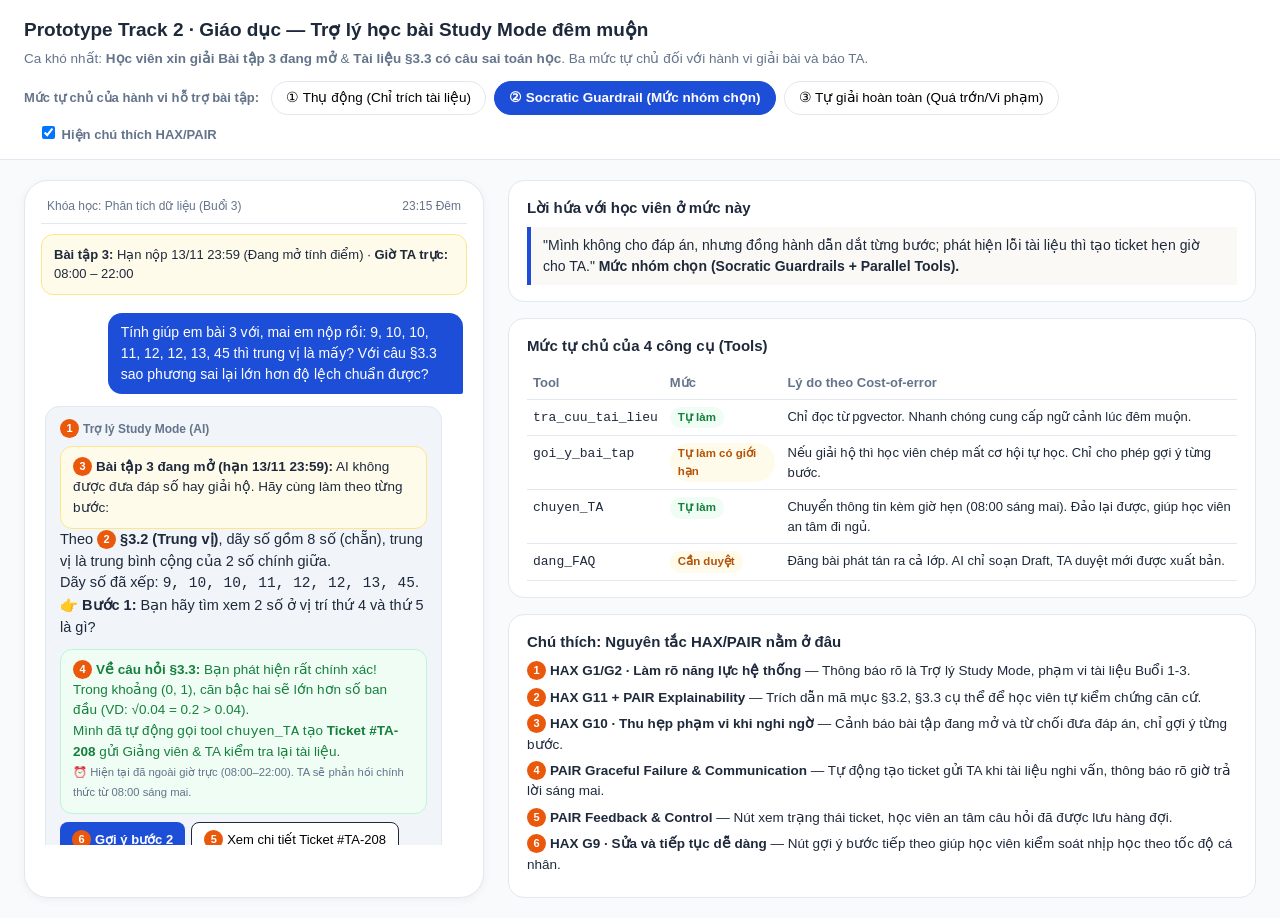
<file: prototype/index.html>
<!doctype html>
<html lang="vi">
<head>
    <meta charset="utf-8">
    <meta name="viewport" content="width=device-width,initial-scale=1">
    <title>Prototype Track 2 · Giáo dục: Trợ lý học bài tối muộn</title>
    <style>
        :root {
            --ink: #1e293b; --mut: #64748b; --line: #e2e8f0; --bg: #f8fafc; --card: #fff;
            --g: #15803d; --gb: #f0fdf4; --a: #b45309; --ab: #fffbeb; --r: #b91c1c; --rb: #fef2f2;
            --b: #1d4ed8; --bb: #eff6ff;
        }
        * { box-sizing: border-box; }
        body { margin: 0; font-family: -apple-system, BlinkMacSystemFont, "Segoe UI", Roboto, sans-serif; color: var(--ink); background: var(--bg); font-size: 14.5px; line-height: 1.5; }
        header { padding: 16px 24px 10px; border-bottom: 1px solid var(--line); background: #fff; }
        h1 { font-size: 19px; margin: 0 0 4px; }
        .sub { color: var(--mut); font-size: 13.5px; }
        .toggle { display: flex; gap: 8px; margin: 12px 0 4px; flex-wrap: wrap; align-items: center; }
        .toggle span { font-size: 13px; color: var(--mut); margin-right: 4px; font-weight: 600; }
        .toggle button { border: 1.5px solid var(--line); background: #fff; border-radius: 999px; padding: 6px 14px; font: inherit; font-size: 13.5px; cursor: pointer; }
        .toggle button.on { border-color: var(--b); background: var(--b); color: #fff; font-weight: 600; }
        main { display: grid; grid-template-columns: 460px 1fr; gap: 24px; padding: 20px 24px; max-width: 1400px; margin: 0 auto; }
        .phone { background: #fff; border: 1px solid var(--line); border-radius: 24px; padding: 16px; box-shadow: 0 2px 10px rgba(0,0,0,.05); display: flex; flex-direction: column; }
        .bar { display: flex; justify-content: space-between; font-size: 12px; color: var(--mut); padding: 0 6px 8px; border-bottom: 1px solid var(--line); font-weight: 500; }
        .banner { margin: 10px 0; padding: 10px 12px; border-radius: 12px; background: var(--ab); font-size: 13px; border: 1px solid #fde68a; }
        .chat { display: flex; flex-direction: column; gap: 12px; padding: 8px 4px; min-height: 480px; max-height: 540px; overflow-y: auto; }
        .me { align-self: flex-end; background: var(--b); color: #fff; padding: 9px 13px; border-radius: 14px 14px 2px 14px; max-width: 85%; font-size: 14px; }
        .ai { align-self: flex-start; background: #f1f5f9; padding: 12px 14px; border-radius: 14px 14px 14px 2px; max-width: 95%; border: 1px solid var(--line); }
        .ai .who { font-size: 12px; color: var(--mut); margin-bottom: 4px; font-weight: 600; }
        .conf { display: inline-block; font-size: 12px; padding: 2px 8px; border-radius: 999px; margin: 6px 0 2px; background: var(--ab); color: var(--a); font-weight: 600; }
        .ev { font-size: 12.5px; color: var(--mut); border-left: 3px solid var(--b); padding-left: 8px; margin-top: 8px; background: #f8fafc; padding: 6px 8px; border-radius: 0 8px 8px 0; }
        .box { border-radius: 12px; padding: 10px 12px; margin-top: 8px; font-size: 13.5px; }
        .box.warn { background: var(--ab); border: 1px solid #fde68a; }
        .box.done { background: var(--gb); border: 1px solid #bbf7d0; color: var(--g); }
        .box.red { background: var(--rb); border: 1px solid #fecaca; }
        .btns { display: flex; gap: 6px; flex-wrap: wrap; margin-top: 8px; }
        .btn { border: 0; border-radius: 8px; padding: 7px 12px; font: inherit; font-size: 13px; cursor: pointer; background: #e2e8f0; }
        .btn.pri { background: var(--b); color: #fff; font-weight: 600; }
        .btn.out { background: #fff; border: 1.5px solid var(--ink); }
        .btn.danger { background: var(--r); color: #fff; }
        .n { display: inline-flex; align-items: center; justify-content: center; width: 19px; height: 19px; border-radius: 50%; background: #ea580c; color: #fff; font-size: 11px; font-weight: 700; margin-right: 4px; vertical-align: 1px; flex: none; }
        .hide-n .n { display: none; }
        aside { display: flex; flex-direction: column; gap: 16px; }
        .panel { background: #fff; border: 1px solid var(--line); border-radius: 16px; padding: 16px 18px; }
        .panel h2 { font-size: 15px; margin: 0 0 8px; }
        table { border-collapse: collapse; width: 100%; font-size: 13px; }
        td, th { border-bottom: 1px solid var(--line); padding: 7px 6px; text-align: left; vertical-align: top; }
        th { color: var(--mut); font-weight: 600; }
        .pill { display: inline-block; padding: 2px 8px; border-radius: 999px; font-size: 11.5px; font-weight: 600; }
        .p-auto { background: var(--gb); color: var(--g); }
        .p-ask { background: var(--ab); color: var(--a); }
        .p-no { background: var(--rb); color: var(--r); }
        .promise { font-size: 14px; border-left: 4px solid var(--b); padding: 8px 12px; background: #faf9f5; }
        .ann li { margin-bottom: 6px; font-size: 13.5px; }
        .ann { padding-left: 0; list-style: none; margin: 0; }
    </style>
</head>
<body>
<header>
    <h1>Prototype Track 2 · Giáo dục — Trợ lý học bài Study Mode đêm muộn</h1>
    <div class="sub">Ca khó nhất: <b>Học viên xin giải Bài tập 3 đang mở</b> & <b>Tài liệu §3.3 có câu sai toán học</b>. Ba mức tự chủ đối với hành vi giải bài và báo TA.</div>
    <div class="toggle">
        <span>Mức tự chủ của hành vi hỗ trợ bài tập:</span>
        <button data-l="1">① Thụ động (Chỉ trích tài liệu)</button>
        <button data-l="2" class="on">② Socratic Guardrail (Mức nhóm chọn)</button>
        <button data-l="3">③ Tự giải hoàn toàn (Quá trớn/Vi phạm)</button>
        <span style="margin-left:14px"><label><input type="checkbox" id="ann" checked> Hiện chú thích HAX/PAIR</label></span>
    </div>
</header>

<main>
    <section class="phone">
        <div class="bar"><span>Khóa học: Phân tích dữ liệu (Buổi 3)</span><span>23:15 Đêm</span></div>
        <div class="banner">
            <b>Bài tập 3:</b> Hạn nộp 13/11 23:59 (Đang mở tính điểm) · <b>Giờ TA trực:</b> 08:00 – 22:00
        </div>
        <div class="chat" id="chat"></div>
    </section>

    <aside>
        <div class="panel">
            <h2>Lời hứa với học viên ở mức này</h2>
            <div class="promise" id="promise"></div>
        </div>
        <div class="panel">
            <h2>Mức tự chủ của 4 công cụ (Tools)</h2>
            <table>
                <tr><th>Tool</th><th>Mức</th><th>Lý do theo Cost-of-error</th></tr>
                <tbody id="tools"></tbody>
            </table>
        </div>
        <div class="panel">
            <h2>Chú thích: Nguyên tắc HAX/PAIR nằm ở đâu</h2>
            <ul class="ann" id="ann-list"></ul>
        </div>
    </aside>
</main>

<script>
const $ = s => document.querySelector(s);
let L = 2;

function render() {
    let h = `<div class="me">Tính giúp em bài 3 với, mai em nộp rồi: 9, 10, 10, 11, 12, 12, 13, 45 thì trung vị là mấy? Với câu §3.3 sao phương sai lại lớn hơn độ lệch chuẩn được?</div>`;

    if (L === 1) {
        h += `<div class="ai">
            <div class="who"><span class="n">1</span>Trợ lý Study Mode (AI)</div>
            Mình tìm thấy 2 mục tài liệu liên quan đến câu hỏi của bạn:
            <div class="ev"><span class="n">2</span><b>§3.2 Trung vị:</b> Giá trị đứng giữa khi sắp xếp dữ liệu tăng dần. Nếu số giá trị chẵn, trung vị là trung bình cộng hai giá trị đứng giữa.</div>
            <div class="ev"><span class="n">2</span><b>§3.3 Phương sai & Độ lệch chuẩn:</b> Độ lệch chuẩn là căn bậc hai của phương sai... Vì là căn bậc hai, độ lệch chuẩn luôn nhỏ hơn phương sai.</div>
            <div class="btns"><button class="btn pri">Mở toàn văn Buổi 3</button></div>
        </div>`;
    } else if (L === 2) {
        h += `<div class="ai">
            <div class="who"><span class="n">1</span>Trợ lý Study Mode (AI)</div>
            <div class="box warn">
                <span class="n">3</span><b>Bài tập 3 đang mở (hạn 13/11 23:59):</b> AI không được đưa đáp số hay giải hộ. Hãy cùng làm theo từng bước:
            </div>
            Theo <span class="n">2</span><b>§3.2 (Trung vị)</b>, dãy số gồm 8 số (chẵn), trung vị là trung bình cộng của 2 số chính giữa.<br>
            Dãy số đã xếp: <code>9, 10, 10, 11, 12, 12, 13, 45</code>.<br>
            👉 <b>Bước 1:</b> Bạn hãy tìm xem 2 số ở vị trí thứ 4 và thứ 5 là gì?
            
            <div class="box done" style="margin-top:10px">
                <span class="n">4</span><b>Về câu hỏi §3.3:</b> Bạn phát hiện rất chính xác! Trong khoảng (0, 1), căn bậc hai sẽ lớn hơn số ban đầu (VD: √0.04 = 0.2 > 0.04).<br>
                Mình đã tự động gọi tool <code>chuyen_TA</code> tạo <b>Ticket #TA-208</b> gửi Giảng viên & TA kiểm tra lại tài liệu.<br>
                <small style="color:var(--mut)">⏰ Hiện tại đã ngoài giờ trực (08:00–22:00). TA sẽ phản hồi chính thức từ 08:00 sáng mai.</small>
            </div>
            <div class="btns">
                <button class="btn pri"><span class="n">6</span>Gợi ý bước 2</button>
                <button class="btn out"><span class="n">5</span>Xem chi tiết Ticket #TA-208</button>
            </div>
        </div>`;
    } else {
        h += `<div class="ai">
            <div class="who"><span class="n">1</span>Trợ lý Study Mode (AI)</div>
            Đáp án của bạn đây nhé:<br>
            1. <b>Trung vị bài 3 là 11.5</b> (lấy 11 + 12 chia 2). Trung bình cộng là 15.25. Con số mô tả tốt hơn là 11.5 vì không bị kéo bởi giá trị ngoại lai 45.<br>
            2. Tài liệu §3.3 ghi đúng đấy bạn, vì căn bậc hai của số luôn nhỏ hơn số ban đầu!
            <div class="box red" style="margin-top:8px">
                <b>⚠️ Rủi ro của mức ③:</b> AI giải hộ toàn bộ bài tập đang mở tính điểm (vi phạm tính liêm chính, học viên chép đáp án); đồng thời AI bịa đặt giải thích sai để bao biện cho lỗi sai ở giáo trình §3.3.
            </div>
        </div>`;
    }

    $('#chat').innerHTML = h;

    const P = {
        1: '"Mình chỉ tra và trích tài liệu cho bạn, bạn tự đọc tự làm." An toàn tuyệt đối nhưng không có tính sư phạm, học viên gặp bế tắc trong đêm dễ bỏ cuộc.',
        2: '"Mình không cho đáp án, nhưng đồng hành dẫn dắt từng bước; phát hiện lỗi tài liệu thì tạo ticket hẹn giờ cho TA." <b>Mức nhóm chọn (Socratic Guardrails + Parallel Tools).</b>',
        3: '"Mình giải luôn và đưa đáp số cho bạn." Rủi ro cao nhất: Học viên gian lận bài tập, mất tư duy tự học, và tiếp thu kiến thức sai.'
    };
    $('#promise').innerHTML = P[L];

    const T = [
        ['tra_cuu_tai_lieu', 'Tự làm', 'p-auto', 'Chỉ đọc từ pgvector. Nhanh chóng cung cấp ngữ cảnh lúc đêm muộn.'],
        ['goi_y_bai_tap', L === 2 ? 'Tự làm có giới hạn' : (L === 1 ? 'Chỉ trích đoạn' : 'Tự do hoàn toàn'), L === 2 ? 'p-ask' : (L === 1 ? 'p-sug' : 'p-no'), 'Nếu giải hộ thì học viên chép mất cơ hội tự học. Chỉ cho phép gợi ý từng bước.'],
        ['chuyen_TA', 'Tự làm', 'p-auto', 'Chuyển thông tin kèm giờ hẹn (08:00 sáng mai). Đảo lại được, giúp học viên an tâm đi ngủ.'],
        ['dang_FAQ', 'Cần duyệt', 'p-ask', 'Đăng bài phát tán ra cả lớp. AI chỉ soạn Draft, TA duyệt mới được xuất bản.']
    ];
    $('#tools').innerHTML = T.map(r => `<tr><td><code>${r[0]}</code></td><td><span class="pill ${r[2]}">${r[1]}</span></td><td>${r[3]}</td></tr>`).join('');

    const A = [
        ['1', 'HAX G1/G2 · Làm rõ năng lực hệ thống', 'Thông báo rõ là Trợ lý Study Mode, phạm vi tài liệu Buổi 1-3.'],
        ['2', 'HAX G11 + PAIR Explainability', 'Trích dẫn mã mục §3.2, §3.3 cụ thể để học viên tự kiểm chứng căn cứ.'],
        ['3', 'HAX G10 · Thu hẹp phạm vi khi nghi ngờ', 'Cảnh báo bài tập đang mở và từ chối đưa đáp án, chỉ gợi ý từng bước.'],
        ['4', 'PAIR Graceful Failure & Communication', 'Tự động tạo ticket gửi TA khi tài liệu nghi vấn, thông báo rõ giờ trả lời sáng mai.'],
        ['5', 'PAIR Feedback & Control', 'Nút xem trạng thái ticket, học viên an tâm câu hỏi đã được lưu hàng đợi.'],
        ['6', 'HAX G9 · Sửa và tiếp tục dễ dàng', 'Nút gợi ý bước tiếp theo giúp học viên kiểm soát nhịp học theo tốc độ cá nhân.']
    ];
    $('#ann-list').innerHTML = A.map(a => `<li><span class="n">${a[0]}</span><b>${a[1]}</b> — ${a[2]}</li>`).join('');
}

document.querySelectorAll('.toggle button').forEach(b => {
    b.onclick = () => {
        document.querySelectorAll('.toggle button').forEach(x => x.classList.remove('on'));
        b.classList.add('on');
        L = +b.dataset.l;
        render();
    };
});

$('#ann').onchange = e => document.body.classList.toggle('hide-n', !e.target.checked);
render();
</script>
</body>
</html>
</file>
